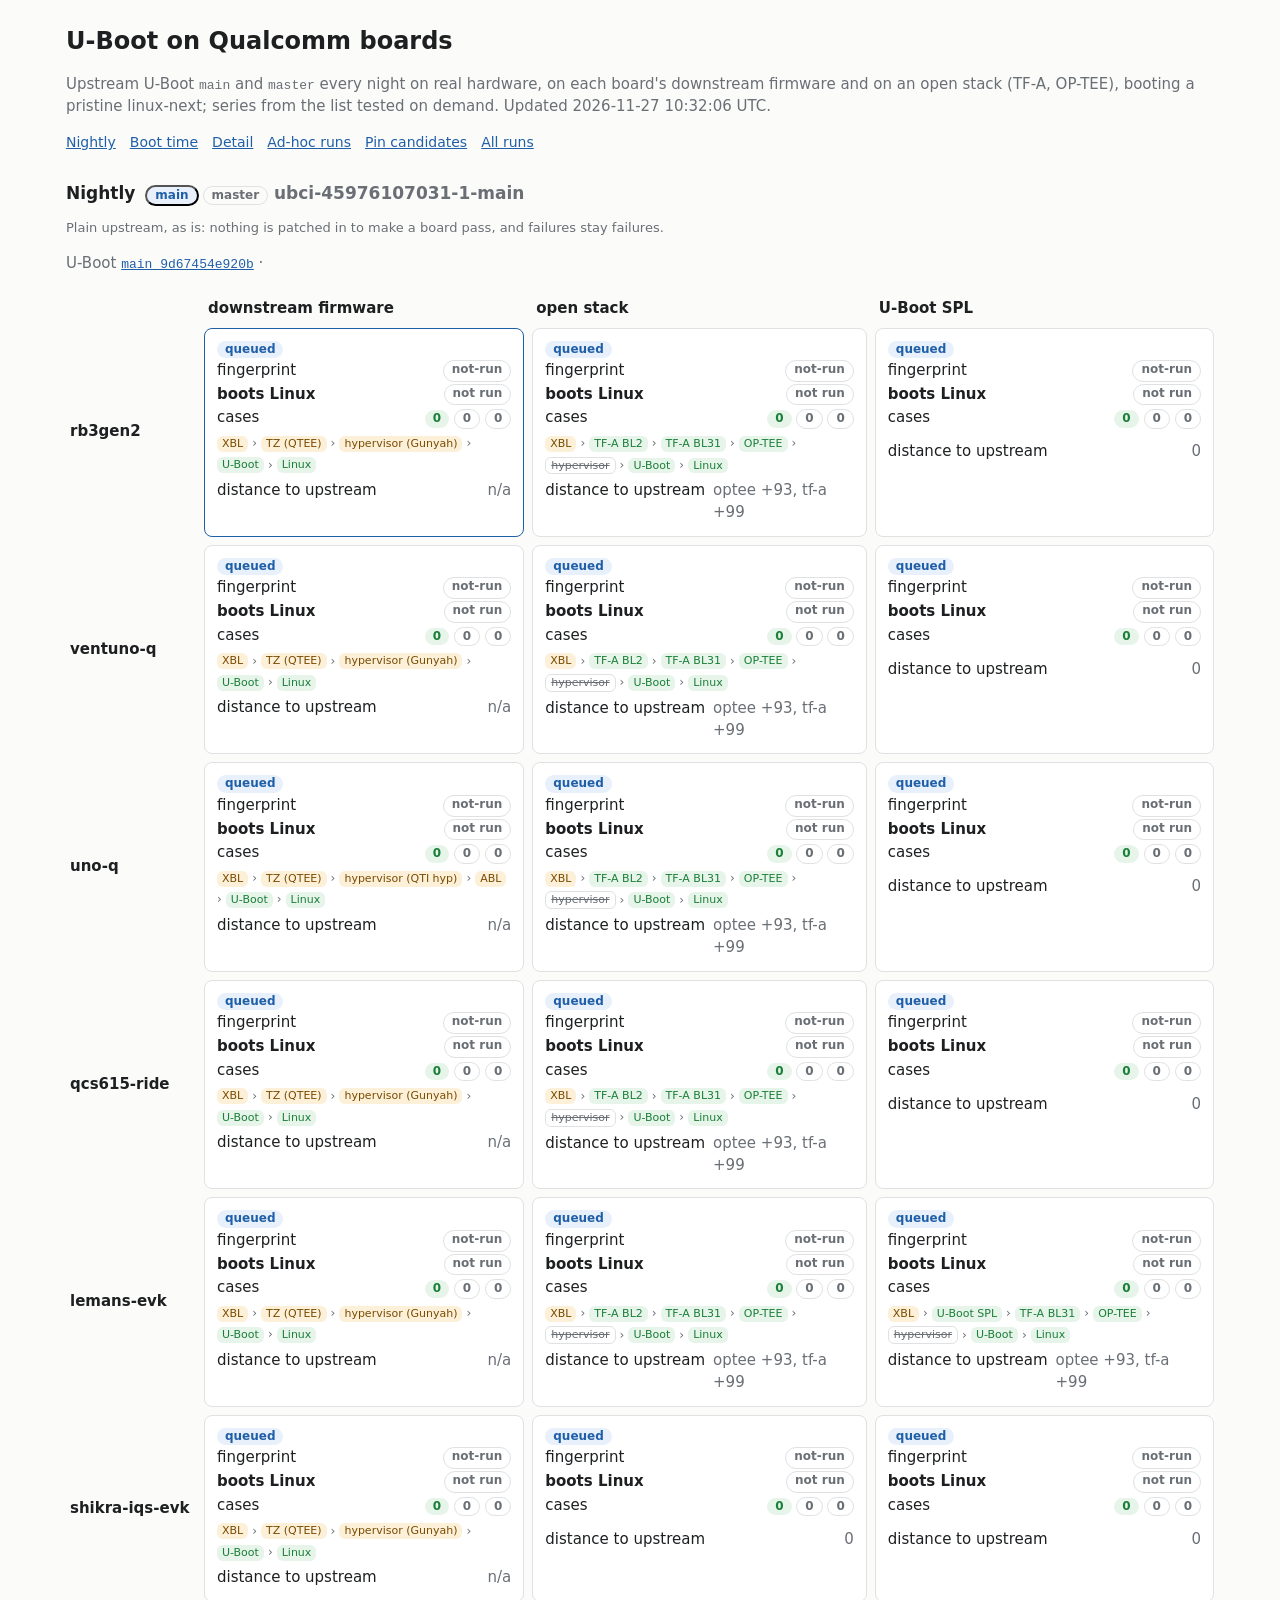
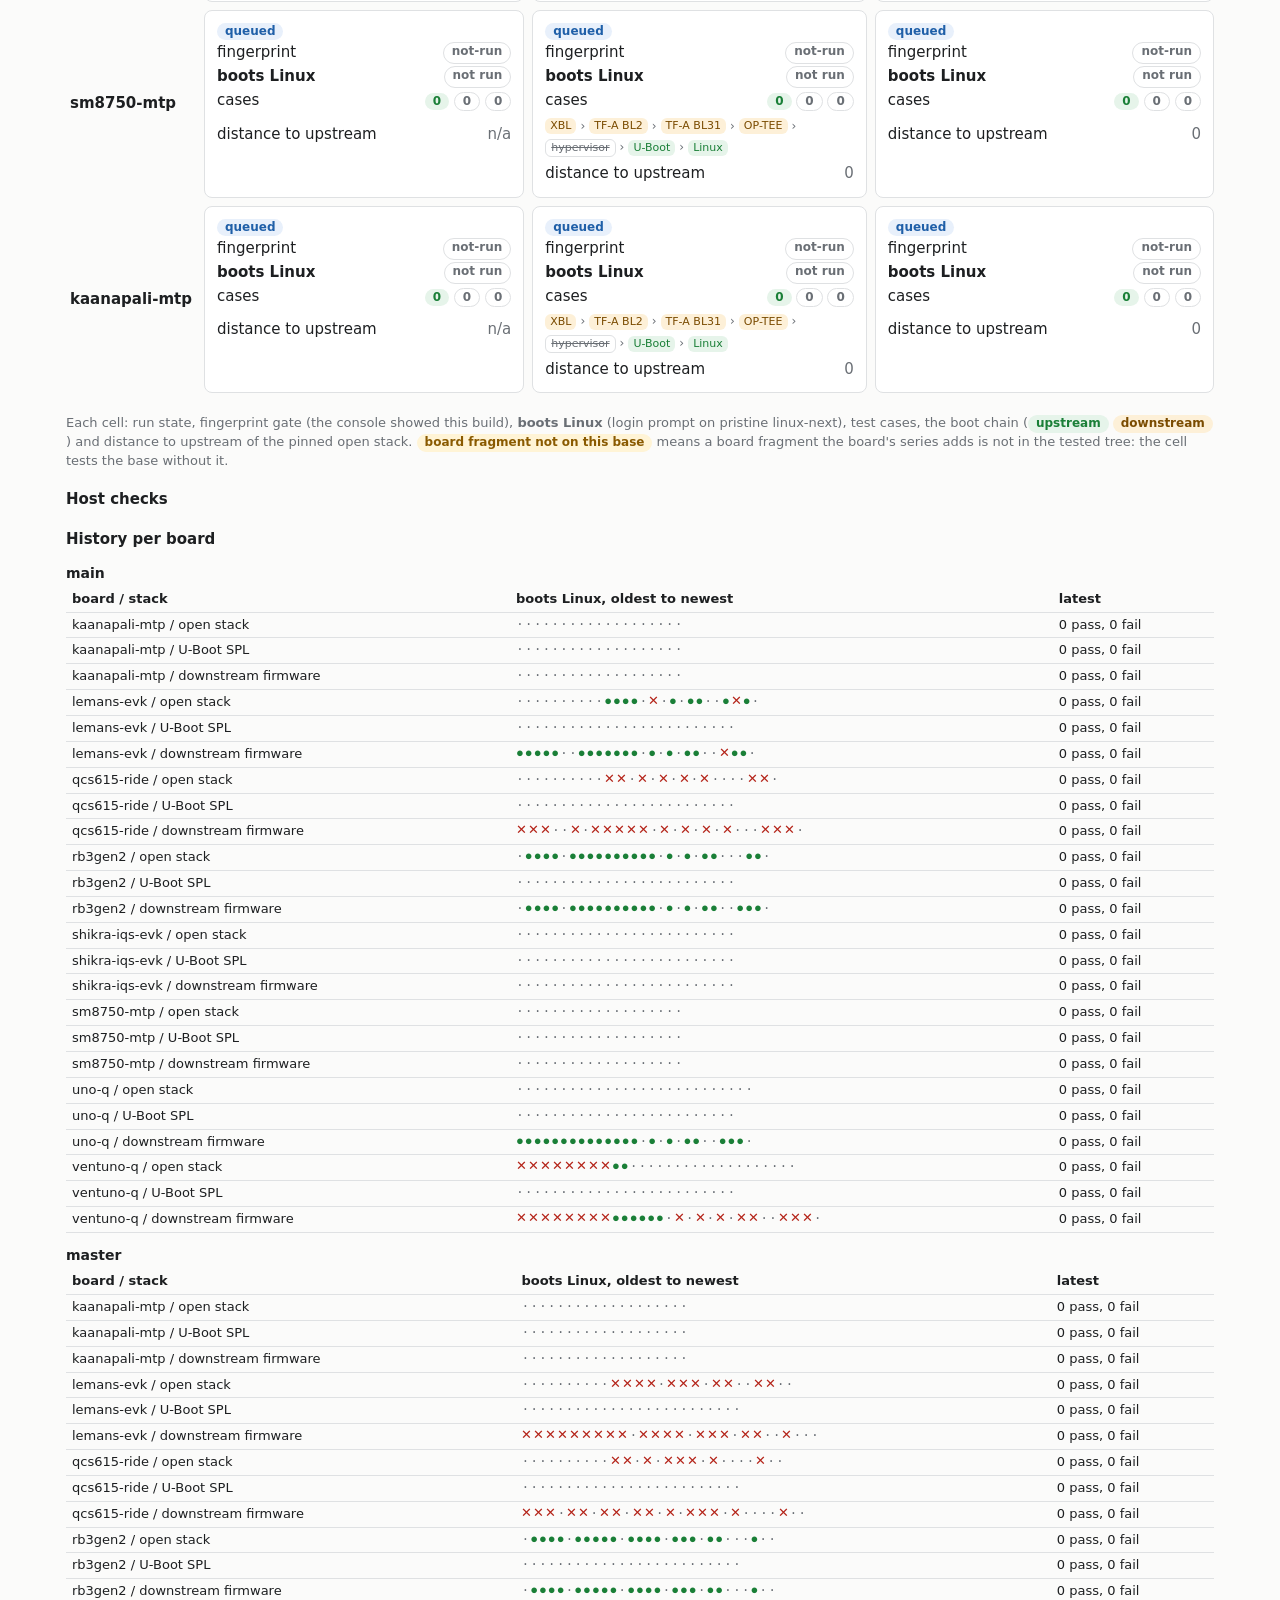
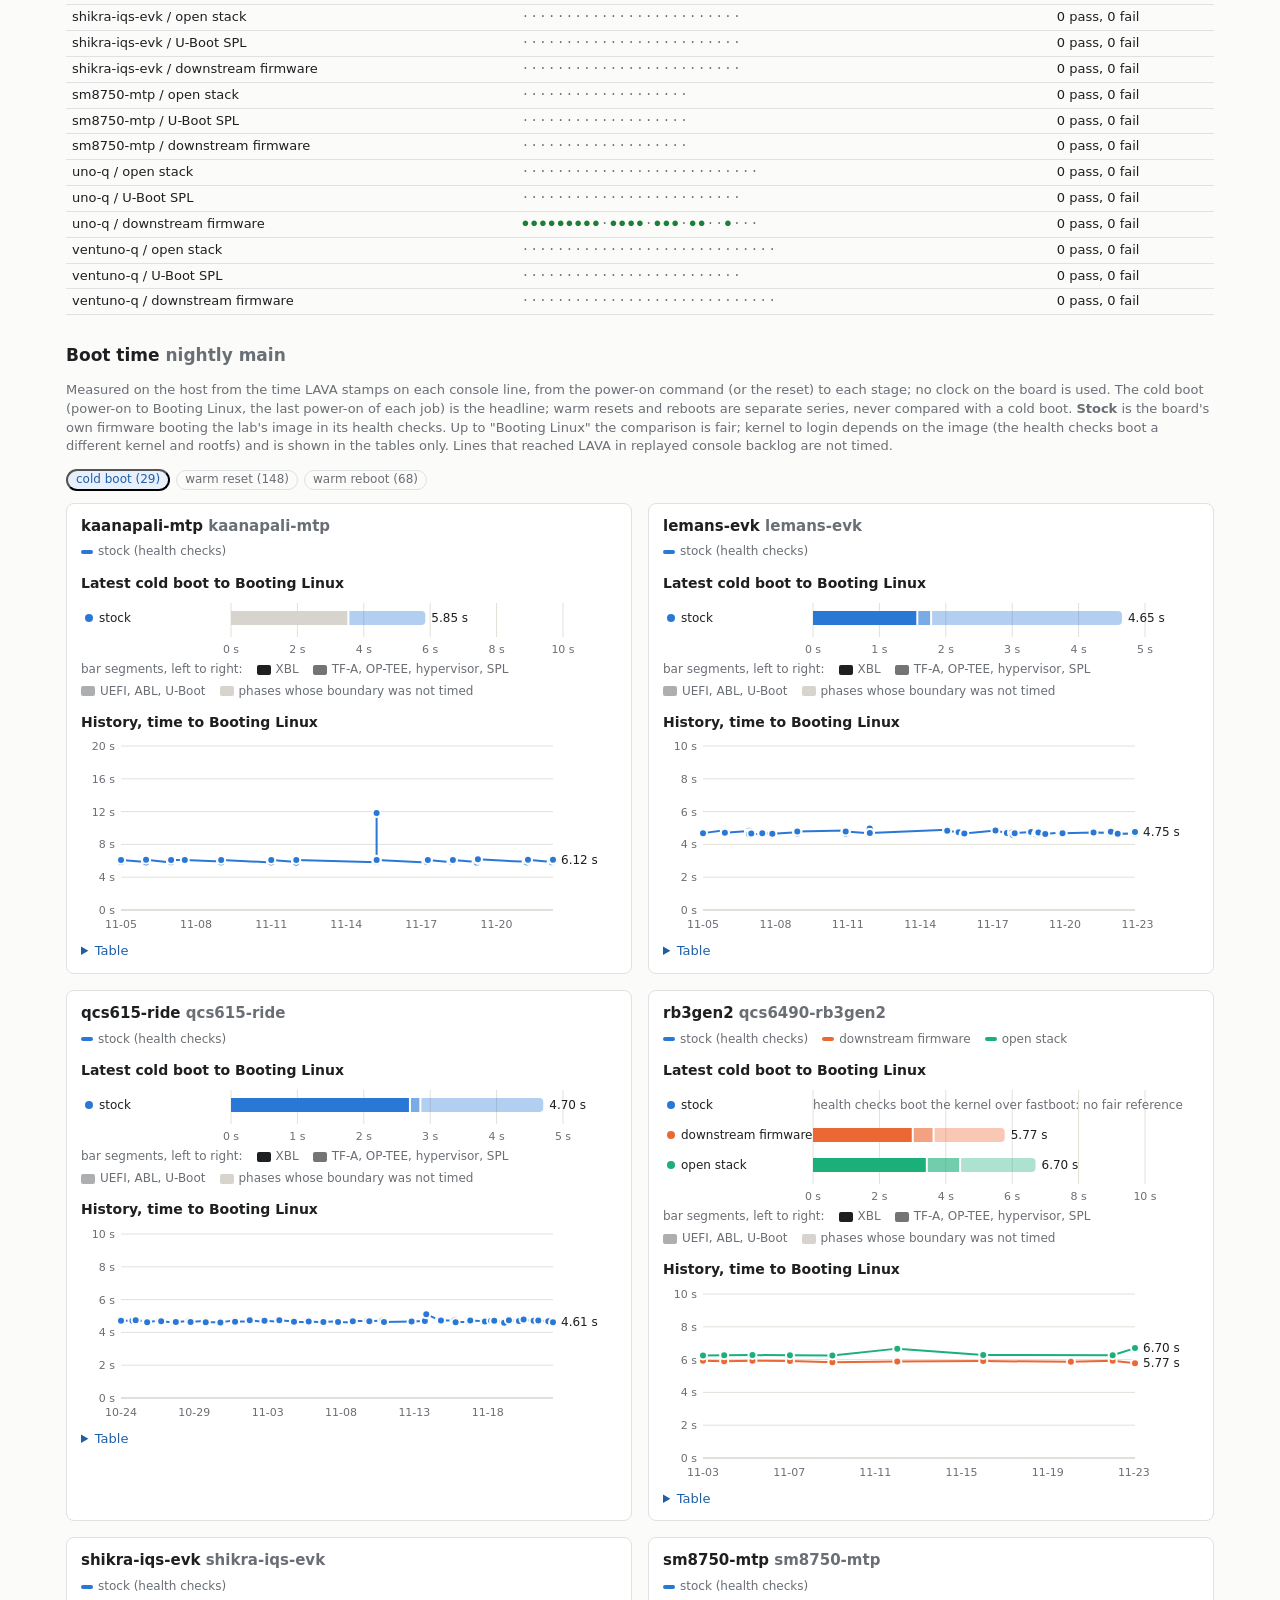
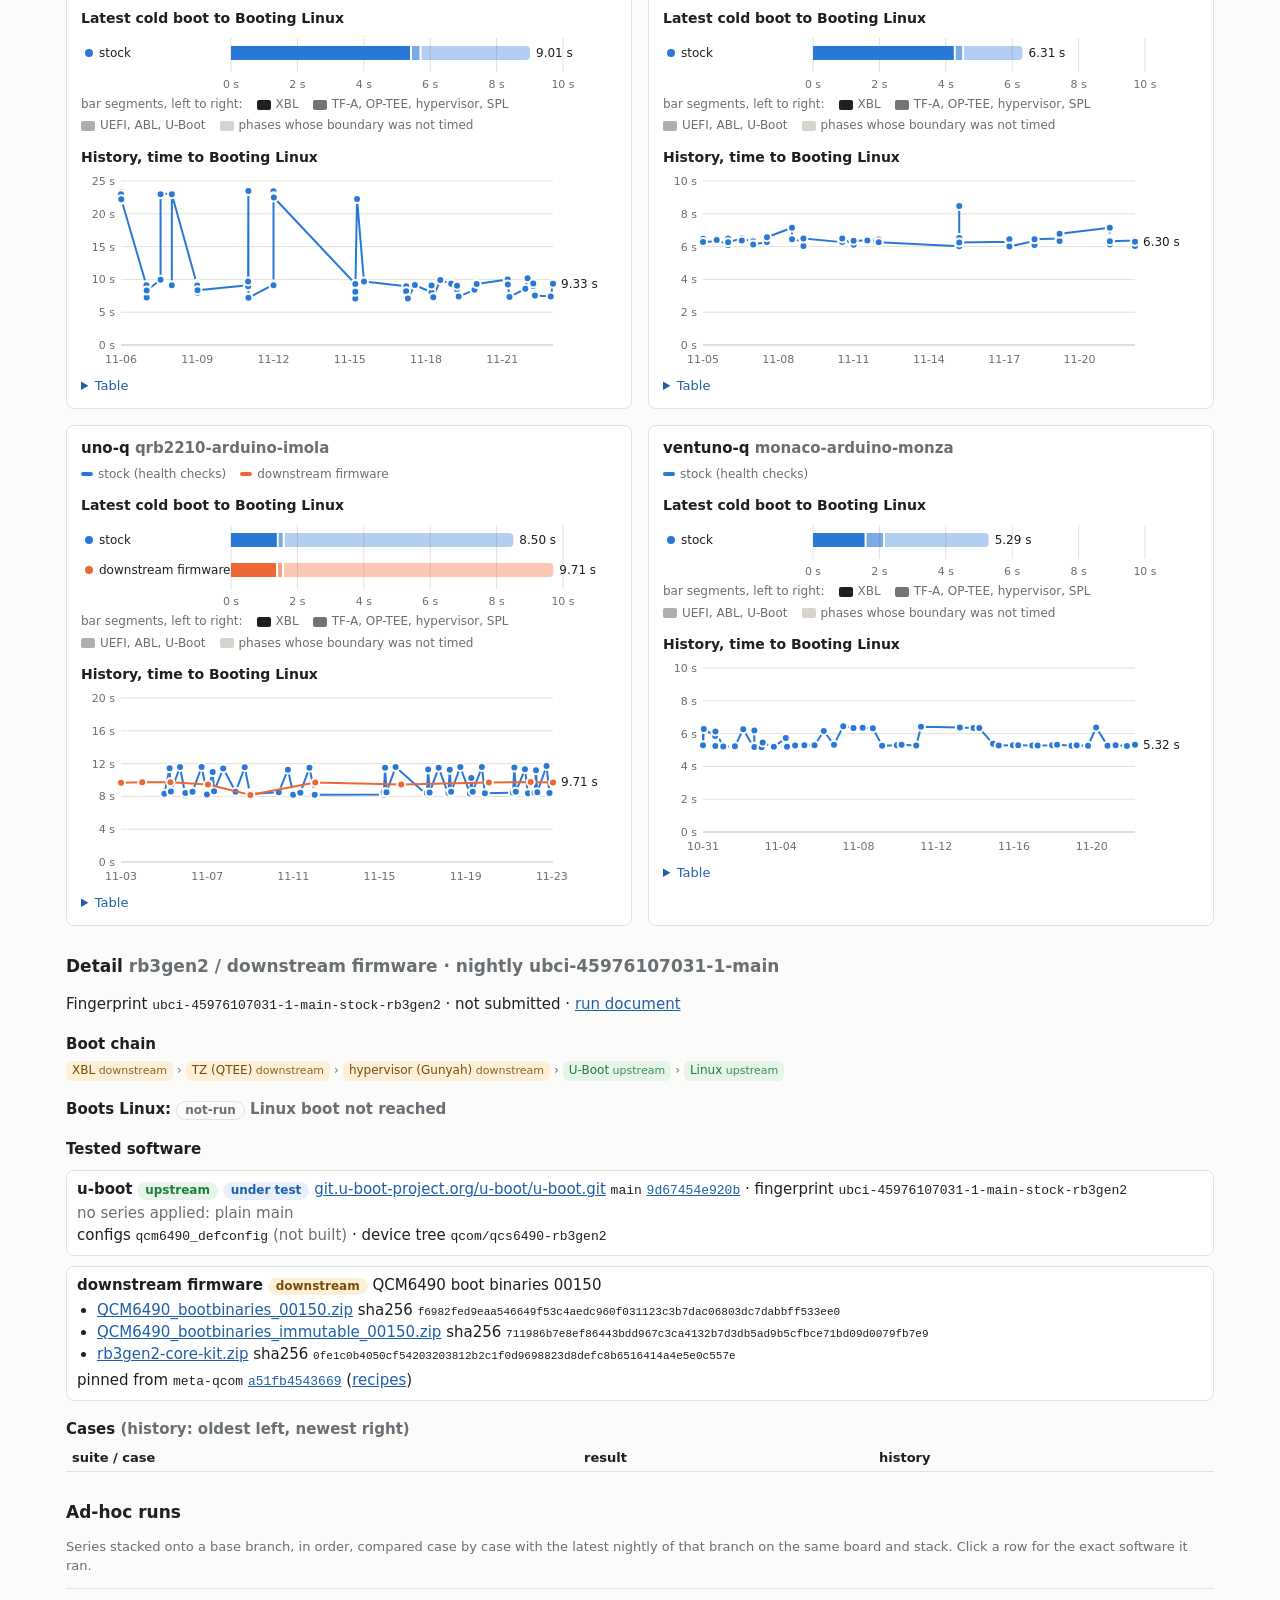
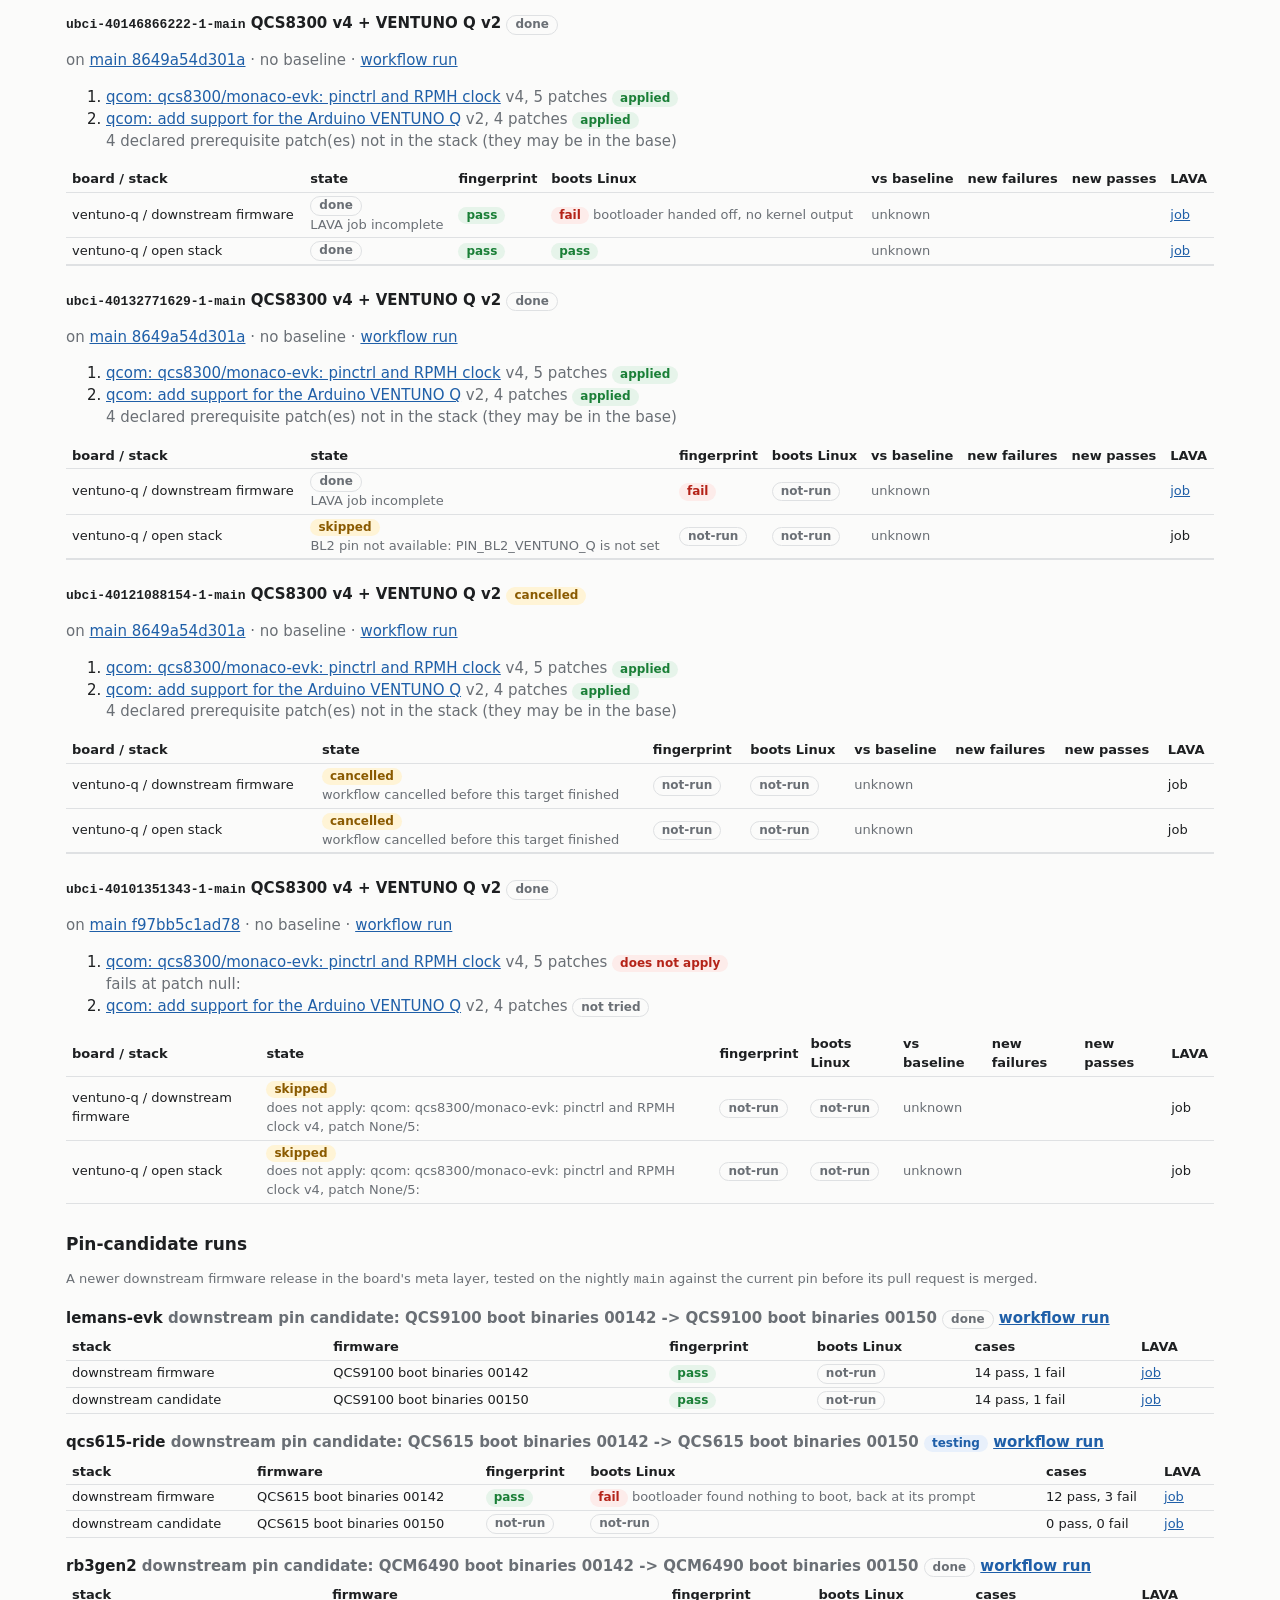
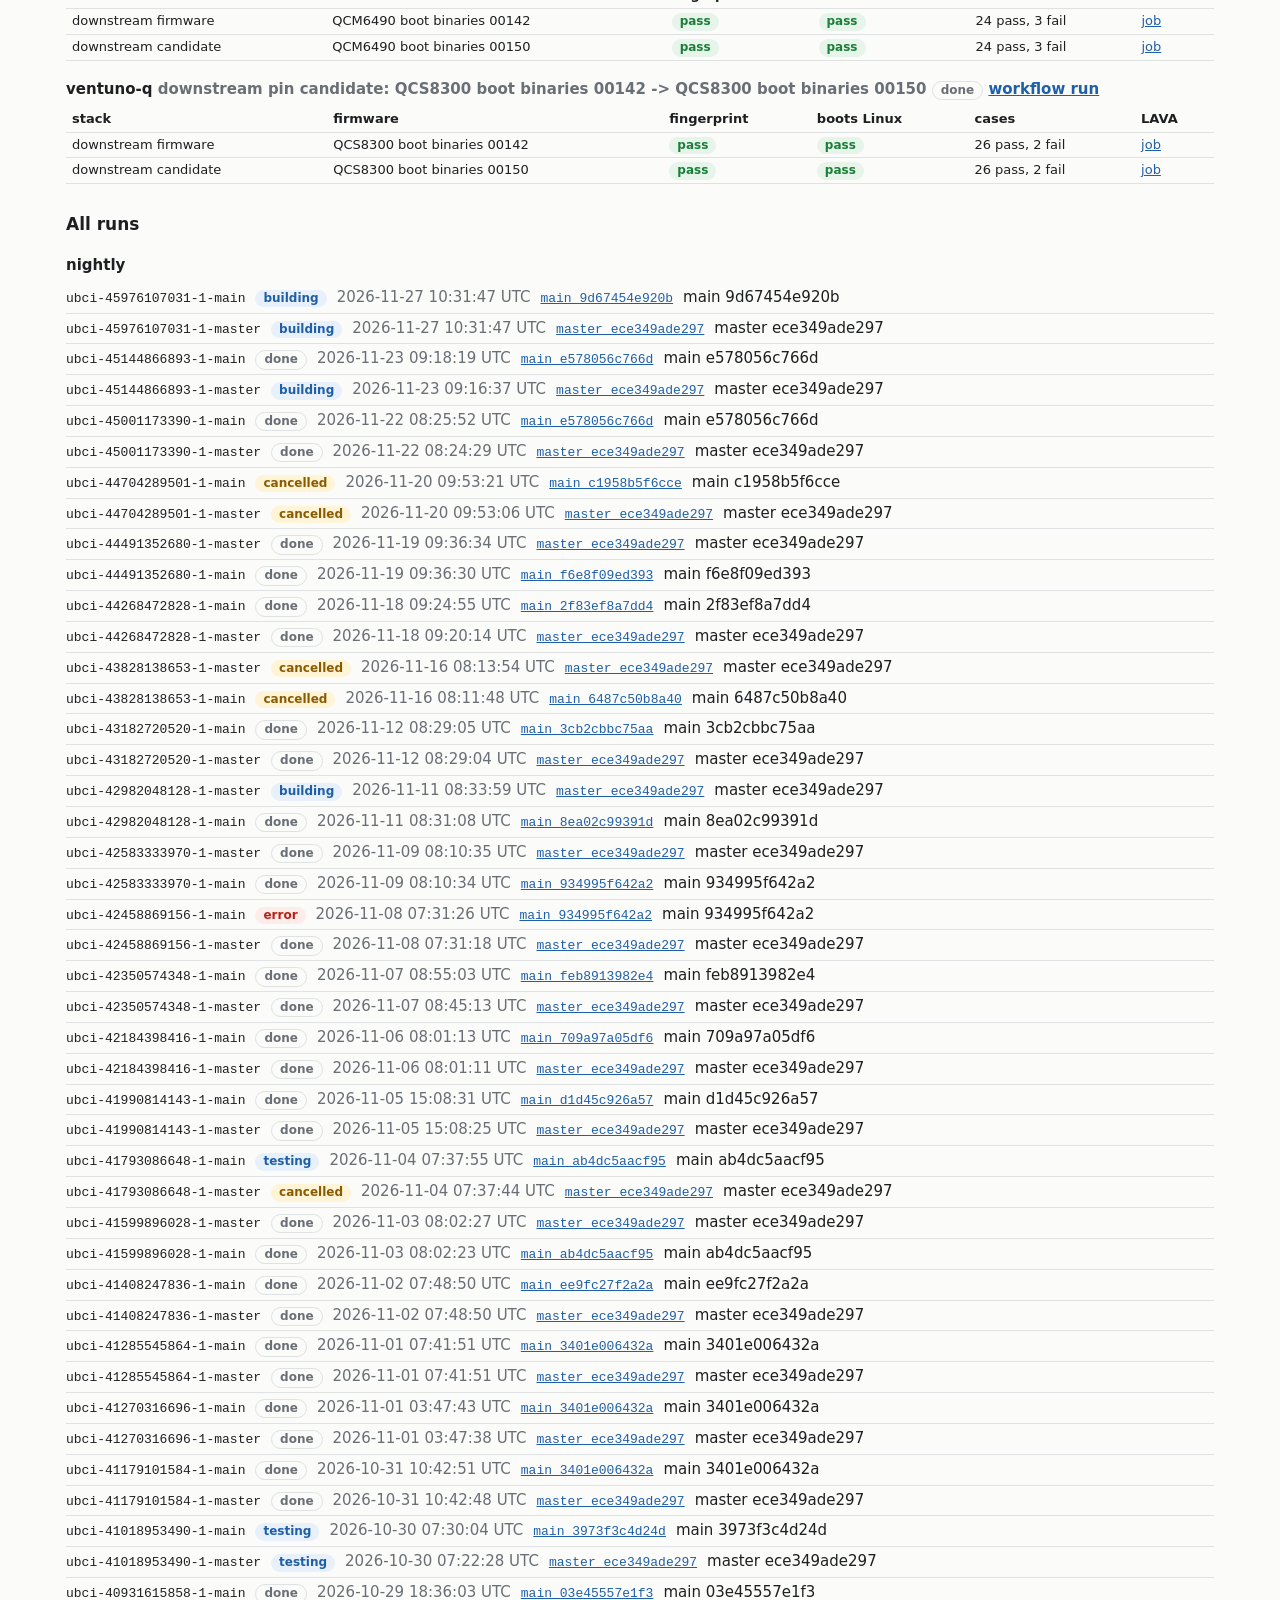
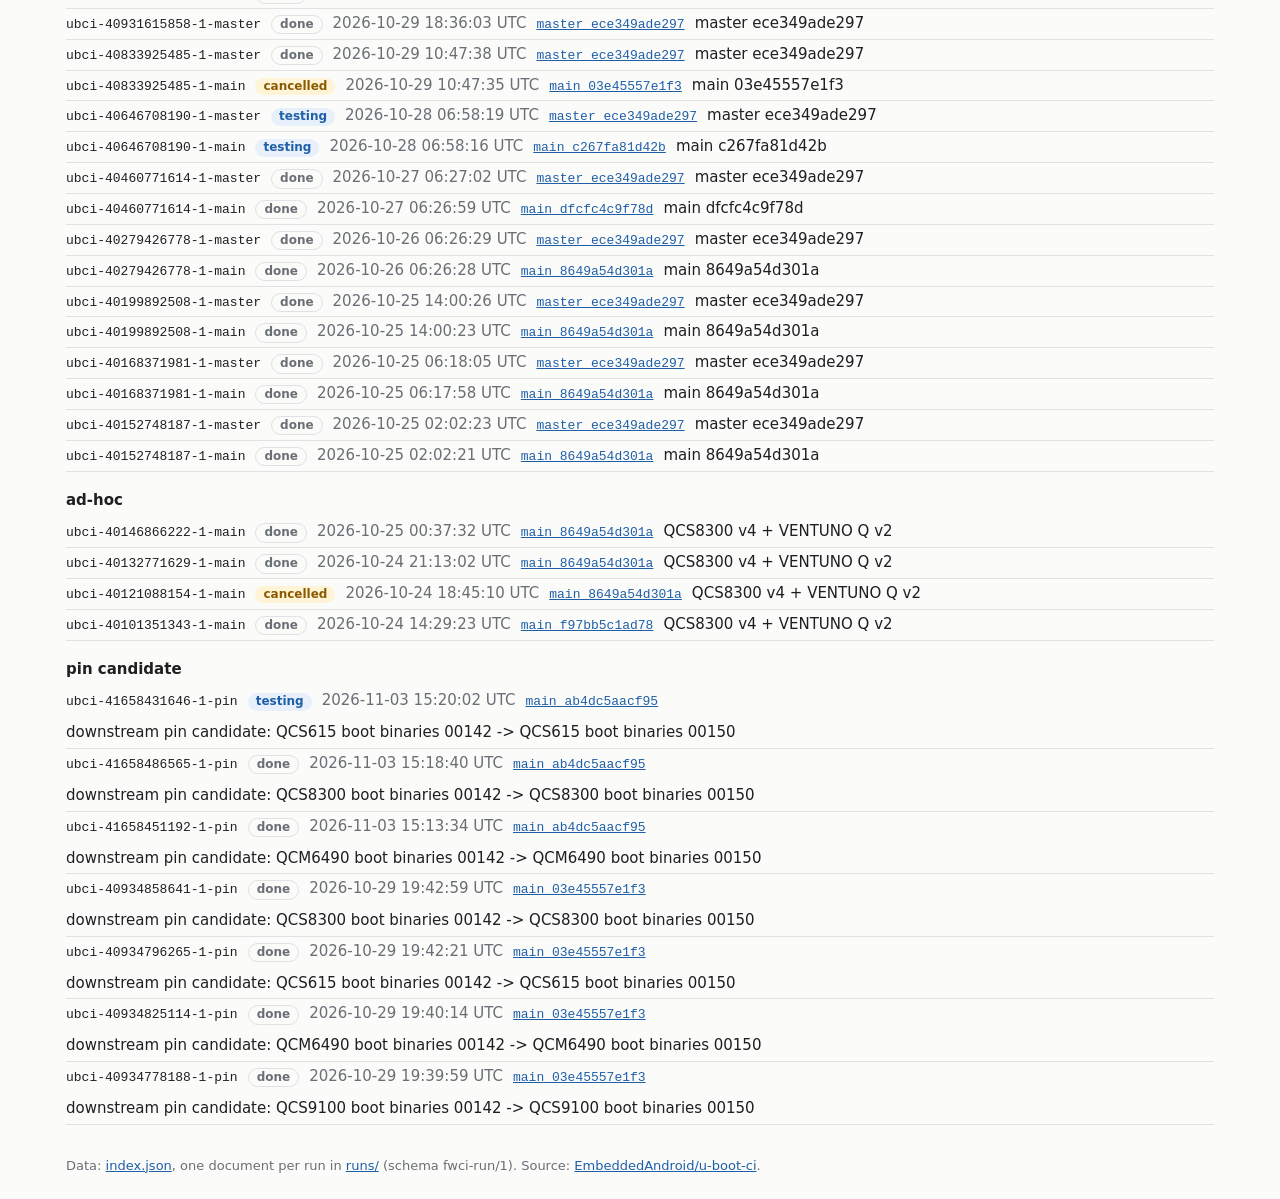
<file: index.html>
<!doctype html>
<html lang="en">
<head>
<meta charset="utf-8">
<meta name="viewport" content="width=device-width, initial-scale=1">
<title>U-Boot on Qualcomm</title>
<link rel="stylesheet" href="style.css">
</head>
<body>
<header>
  <h1>U-Boot on Qualcomm boards</h1>
  <p class="sub">Upstream U-Boot <code>main</code> and <code>master</code> every night on real hardware, on each
    board's downstream firmware and on an open stack (TF-A, OP-TEE), booting a pristine linux-next; series
    from the list tested on demand. <span id="updated"></span></p>
  <nav class="toc"><a href="#nightly">Nightly</a> <a href="#boottime-section">Boot time</a> <a href="#detail-section">Detail</a>
    <a href="#adhoc-section">Ad-hoc runs</a> <a href="#candidates-section">Pin candidates</a> <a href="#runs-section">All runs</a></nav>
</header>
<main>
  <section id="alerts" aria-live="polite"></section>
  <section id="nightly">
    <h2>Nightly <span id="branches"></span> <span id="run-title" class="muted"></span></h2>
    <p class="legend">Plain upstream, as is: nothing is patched in to make a board pass, and failures stay
      failures.</p>
    <p id="run-meta" class="muted"></p>
    <div class="matrix-wrap"><table id="matrix" class="matrix"></table></div>
    <p class="legend">Each cell: run state, fingerprint gate (the console showed this build), <b>boots Linux</b>
      (login prompt on pristine linux-next), test cases, the boot chain (<span class="badge up">upstream</span>
      <span class="badge down">downstream</span>) and distance to upstream of the pinned open stack.
      <span class="badge warn">board fragment not on this base</span> means a board fragment the board's
      series adds is not in the tested tree: the cell tests the base without it.</p>
    <h3>Host checks</h3>
    <ul id="host" class="checks"></ul>
    <h3>History per board</h3>
    <div id="history"></div>
  </section>
  <section id="boottime-section">
    <h2>Boot time <span id="bt-branch" class="muted"></span></h2>
    <p class="legend">Measured on the host from the time LAVA stamps on each console line, from the power-on
      command (or the reset) to each stage; no clock on the board is used. The cold boot (power-on to Booting
      Linux, the last power-on of each job) is the headline; warm resets and reboots are separate series, never
      compared with a cold boot. <b>Stock</b> is the board's own firmware booting the lab's image in its health
      checks. Up to "Booting Linux" the comparison is fair; kernel to login depends on the image (the health checks
      boot a different kernel and rootfs) and is shown in the tables only. Lines that reached LAVA in replayed
      console backlog are not timed.</p>
    <div class="filters" id="bt-filters" role="group" aria-label="Boot kind"></div>
    <div id="boottime"><p class="muted">No boot times yet.</p></div>
  </section>
  <section id="detail-section">
    <h2>Detail <span id="detail-title" class="muted"></span></h2>
    <div id="detail"><p class="muted">Select a cell or an ad-hoc result.</p></div>
  </section>
  <section id="adhoc-section">
    <h2>Ad-hoc runs</h2>
    <p class="legend">Series stacked onto a base branch, in order, compared case by case with the latest
      nightly of that branch on the same board and stack. Click a row for the exact software it ran.</p>
    <div id="adhoc"><p class="muted">None yet.</p></div>
  </section>
  <section id="candidates-section">
    <h2>Pin-candidate runs</h2>
    <p class="legend">A newer downstream firmware release in the board's meta layer, tested on the nightly
      <code>main</code> against the current pin before its pull request is merged.</p>
    <div id="candidates"><p class="muted">None yet.</p></div>
  </section>
  <section id="runs-section">
    <h2>All runs</h2>
    <div id="runs"></div>
  </section>
</main>
<footer>Data: <a href="index.json">index.json</a>, one document per run in <a href="runs/">runs/</a>
  (schema fwci-run/1). Source: <a href="https://github.com/EmbeddedAndroid/u-boot-ci">EmbeddedAndroid/u-boot-ci</a>.</footer>
<script src="boottime.js"></script>
<script src="app.js"></script>
</body>
</html>
</file>
<file: style.css>
:root {
  --bg: #fbfbfa; --fg: #1d1f21; --muted: #6a6f75; --line: #dfe1e3; --card: #ffffff;
  --pass: #1a7f37; --pass-bg: #e6f4ea; --fail: #b42318; --fail-bg: #fdecea;
  --warn: #8a5a00; --warn-bg: #fff4d6; --info: #1f5fa8; --info-bg: #e8f0fb;
  --mono: ui-monospace, SFMono-Regular, Menlo, Consolas, monospace;
}
@media (prefers-color-scheme: dark) {
  :root {
    --bg: #141517; --fg: #e6e7e8; --muted: #9aa0a6; --line: #2c2f33; --card: #1b1d20;
    --pass: #5fd37a; --pass-bg: #16301f; --fail: #ff8a80; --fail-bg: #3a1a18;
    --warn: #ffcc66; --warn-bg: #3a2e12; --info: #8ab4f8; --info-bg: #17263b;
  }
}
* { box-sizing: border-box; }
body { margin: 0; background: var(--bg); color: var(--fg);
  font: 15px/1.45 system-ui, -apple-system, "Segoe UI", sans-serif; }
header, main, footer { max-width: 1180px; margin: 0 auto; padding: 0 16px; }
header { padding-top: 24px; }
h1 { font-size: 24px; margin: 0 0 4px; }
h2 { font-size: 17px; margin: 28px 0 8px; }
.sub, .muted, .legend { color: var(--muted); }
.legend { font-size: 13px; }
code, .mono { font-family: var(--mono); font-size: 13px; }
a { color: var(--info); }
.matrix-wrap { overflow-x: auto; }
table.matrix { border-collapse: separate; border-spacing: 8px; margin: 0 -8px; }
.matrix th { text-align: left; font-weight: 600; padding: 0 4px; white-space: nowrap; }
.cell { background: var(--card); border: 1px solid var(--line); border-radius: 8px; padding: 10px 12px;
  min-width: 250px; cursor: pointer; vertical-align: top; }
.cell:hover, .cell.sel { border-color: var(--info); }
.cell .row { display: flex; justify-content: space-between; gap: 8px; margin: 2px 0; }
.badge { display: inline-block; border-radius: 999px; padding: 0 8px; font-size: 12px; font-weight: 600;
  white-space: nowrap; }
.pass { color: var(--pass); background: var(--pass-bg); }
.fail { color: var(--fail); background: var(--fail-bg); }
.warn { color: var(--warn); background: var(--warn-bg); }
.info { color: var(--info); background: var(--info-bg); }
.none { color: var(--muted); background: transparent; border: 1px solid var(--line); }
.boot { font-size: 15px; font-weight: 700; }
.alert { border-radius: 8px; padding: 10px 14px; margin: 12px 0; border: 1px solid; }
.alert.fail { border-color: var(--fail); }
.alert.warn { border-color: var(--warn); }
.checks, .runs { list-style: none; padding: 0; margin: 0; }
.checks li, .runs li { padding: 4px 0; border-bottom: 1px solid var(--line); display: flex; gap: 10px;
  align-items: baseline; flex-wrap: wrap; }
.checks .name { min-width: 110px; font-weight: 600; }
pre.console { background: var(--card); border: 1px solid var(--line); border-radius: 6px; padding: 10px;
  overflow-x: auto; font: 12px/1.4 var(--mono); max-height: 320px; }
table.cases { border-collapse: collapse; width: 100%; font-size: 13px; }
.cases td, .cases th { border-bottom: 1px solid var(--line); padding: 3px 6px; text-align: left; }
.hist { font-family: var(--mono); letter-spacing: 1px; white-space: nowrap; }
.hist .p { color: var(--pass); } .hist .f { color: var(--fail); } .hist .s, .hist .u, .hist .x { color: var(--muted); }
.comp { margin: 4px 0; }
footer { color: var(--muted); font-size: 13px; padding: 32px 16px; }
@media (max-width: 600px) { .cell { min-width: 220px; } h1 { font-size: 20px; } }
button.badge { cursor: pointer; font: inherit; font-size: 12px; margin-left: 4px; }
:root { --up: #1a7f37; --up-bg: #e6f4ea; --down: #7a4b00; --down-bg: #fdf0d8; }
@media (prefers-color-scheme: dark) { :root { --up: #5fd37a; --up-bg: #16301f; --down: #ffcc66; --down-bg: #3a2e12; } }
.up { color: var(--up); background: var(--up-bg); }
.down { color: var(--down); background: var(--down-bg); }
h3 { font-size: 15px; margin: 18px 0 6px; }
h4 { font-size: 14px; margin: 12px 0 4px; }
.toc { display: flex; gap: 14px; flex-wrap: wrap; font-size: 14px; margin: 6px 0 0; }
.chain { display: flex; flex-wrap: wrap; align-items: center; gap: 4px; margin: 6px 0; }
.chain .stage { border-radius: 6px; padding: 1px 6px; font-size: 12px; white-space: nowrap; }
.chain .stage.none { text-decoration: line-through; }
.chain .stage small { font-size: 11px; opacity: 0.85; }
.chain .arrow { color: var(--muted); font-size: 12px; }
.chain.compact .stage { font-size: 11px; padding: 0 5px; }
.comp { margin: 10px 0; padding: 8px 10px; border: 1px solid var(--line); border-radius: 8px; background: var(--card);
  overflow-wrap: anywhere; }
.comp-head { margin-bottom: 2px; }
.comp ul.files, .comp ol, .comp ul { margin: 4px 0; padding-left: 20px; }
code.sha { font-size: 11px; overflow-wrap: anywhere; }
code.missing { text-decoration: line-through; color: var(--muted); }
.warnline { margin: 2px 0; }
.cell .detail { text-align: right; font-size: 12px; overflow-wrap: anywhere; }
.table-wrap { overflow-x: auto; }
tr.click { cursor: pointer; }
tr.click:hover, tr.sel { background: var(--info-bg); }
.adhoc { border-top: 1px solid var(--line); padding-top: 6px; }
@media (max-width: 600px) {
  .cases td, .cases th { padding: 3px 4px; }
  .comp { padding: 6px 8px; }
}
.cell .row > .badge, .cell .row > span:first-child { flex-shrink: 0; }
/* Boot time. Series colors: slots 1-3 (and 4 for SPL) of the validated
   categorical palette, light and dark steps (docs/boot-time.md). */
:root { --bt-s1: #2a78d6; --bt-s2: #eb6834; --bt-s3: #1baf7a; --bt-s4: #eda100;
  --bt-surface: #fcfcfb; --bt-grid: #e1e0d9; --bt-axis: #c3c2b7; --bt-muted: #898781; --bt-untimed: #d6d4cc; }
@media (prefers-color-scheme: dark) {
  :root { --bt-s1: #3987e5; --bt-s2: #d95926; --bt-s3: #199e70; --bt-s4: #c98500;
    --bt-surface: #1a1a19; --bt-grid: #2c2c2a; --bt-axis: #383835; --bt-untimed: #45453f; }
}
.num { font-variant-numeric: tabular-nums; }
.bt-cell { text-align: right; }
.filters { display: flex; gap: 6px; align-items: baseline; flex-wrap: wrap; margin: 10px 0 4px; }
.filters button.badge { margin: 0; }
.filters span { font-size: 13px; }
.bt-board svg text.note { font-size: 12px; fill: var(--muted); }
.bt-host { position: relative; }
.bt-grid { display: grid; grid-template-columns: repeat(auto-fill, minmax(min(100%, 480px), 1fr)); gap: 16px;
  margin: 12px 0; }
.bt-board { background: var(--card); border: 1px solid var(--line); border-radius: 8px; padding: 10px 14px 12px;
  margin: 0; min-width: 0; }
.bt-board h3 { margin-top: 2px; }
.bt-board svg { max-width: 100%; height: auto; display: block; overflow: visible; }
.bt-board svg text { font: 11px system-ui, -apple-system, "Segoe UI", sans-serif; fill: var(--muted); }
.bt-board svg text.label { font-size: 12px; fill: var(--fg); }
.bt-board svg text.value { font-size: 12px; fill: var(--fg); font-variant-numeric: tabular-nums; }
.bt-board svg text.tick { font-variant-numeric: tabular-nums; }
.bt-board svg .grid { stroke: var(--bt-grid); stroke-width: 1; }
.bt-board svg .axis { stroke: var(--bt-axis); stroke-width: 1; }
.bt-board svg .seg { stroke: none; cursor: default; outline: none; }
.bt-board svg .seg.p1 { fill-opacity: 0.62; }
.bt-board svg .seg.p2 { fill-opacity: 0.36; }
@media (prefers-color-scheme: dark) {
  .bt-board svg .seg.p1, .bt-legend.phases .key.p1 { fill-opacity: 0.72; opacity: 0.72; }
  .bt-board svg .seg.p2, .bt-legend.phases .key.p2 { fill-opacity: 0.5; opacity: 0.5; }
  .bt-board svg .seg.p1, .bt-board svg .seg.p2 { opacity: 1; }
}
.bt-board svg .seg.untimed { fill: var(--bt-untimed); }
.bt-board svg .seg:hover, .bt-board svg .seg:focus { filter: brightness(1.12); }
.bt-board svg .line { fill: none; stroke-width: 2; stroke-linejoin: round; stroke-linecap: round; }
.bt-board svg .dot { stroke: var(--bt-surface); stroke-width: 2; }
.bt-board svg a:focus .dot, .bt-board svg a:hover .dot { r: 6; }
.bt-board svg .cross { stroke: var(--bt-axis); stroke-width: 1; pointer-events: none; }
.bt-board svg .hit { fill: transparent; cursor: crosshair; }
.bt-legend { display: flex; flex-wrap: wrap; gap: 4px 14px; font-size: 12px; color: var(--muted); margin: 2px 0 6px; }
.bt-legend span { display: inline-flex; align-items: center; gap: 5px; }
.key { display: inline-block; width: 12px; height: 4px; border-radius: 2px; vertical-align: middle; }
.bt-legend.phases .key { width: 14px; height: 10px; border-radius: 2px; background: var(--fg); }
.bt-legend.phases .key.p1 { opacity: 0.62; } .bt-legend.phases .key.p2 { opacity: 0.36; }
.bt-legend.phases .key.untimed { background: var(--bt-untimed); opacity: 1; }
.bt-tip { position: absolute; z-index: 5; pointer-events: none; background: var(--card); color: var(--fg);
  border: 1px solid var(--line); border-radius: 6px; padding: 6px 9px; font-size: 12px; max-width: 340px;
  box-shadow: 0 2px 10px rgba(0, 0, 0, 0.12); font-variant-numeric: tabular-nums; }
.bt-tip .head { font-weight: 600; }
.bt-tip .rows { margin-bottom: 4px; }
.bt-tip .rows .key { margin-right: 6px; }
.bt-table { margin-top: 6px; font-size: 13px; }
.bt-table summary { cursor: pointer; color: var(--info); }
.bt-table td.stages { font-size: 12px; }
@media (forced-colors: active) { .bt-board svg .seg, .key { forced-color-adjust: none; } }
</file>
